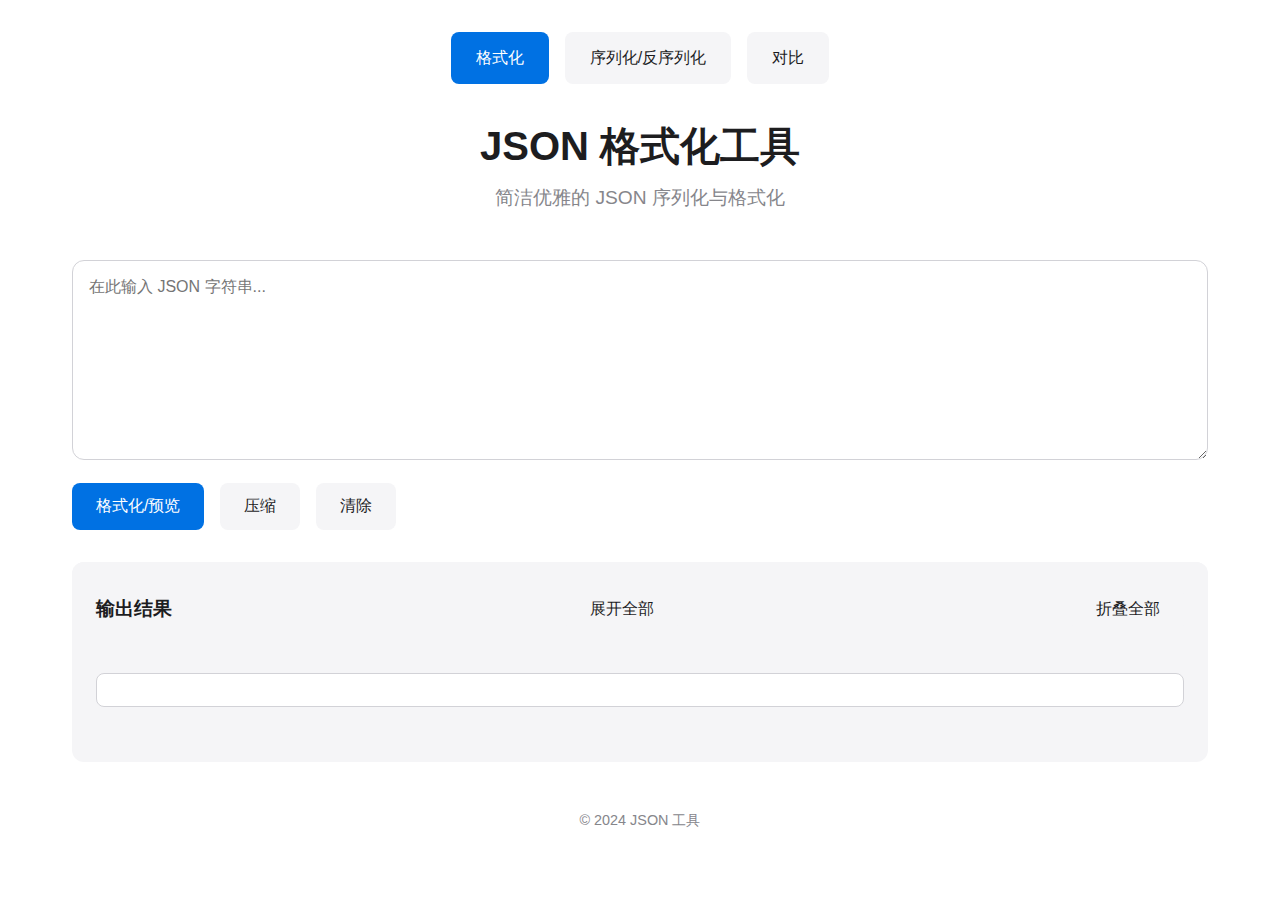
<file: index.html>
<!DOCTYPE html>
<html lang="zh">
<head>
    <meta charset="UTF-8">
    <meta name="viewport" content="width=device-width, initial-scale=1.0">
    <title>JSON 工具</title>
    <link rel="stylesheet" href="styles.css">
</head>
<body>
    <div class="container">
        <header>
            <nav class="top-nav">
                <a href="index.html" class="active">格式化</a>
                <a href="serialize.html">序列化/反序列化</a>
                <a href="diff.html">对比</a>
            </nav>
            <h1>JSON 格式化工具</h1>
            <p class="subtitle">简洁优雅的 JSON 序列化与格式化</p>
        </header>
        
        <main>
            <div class="input-section">
                <textarea id="jsonInput" placeholder="在此输入 JSON 字符串..."></textarea>
                <div class="button-group">
                    <button id="formatBtn" class="primary-button">格式化/预览</button>
                    <button id="minifyBtn" class="secondary-button">压缩</button>
                    <button id="clearBtn" class="secondary-button">清除</button>
                </div>
            </div>
            
            <div class="output-section">
                <div class="output-header">
                    <h3>输出结果</h3>
                    <button id="expandAllBtn" class="secondary-button">展开全部</button>
                    <button id="collapseAllBtn" class="secondary-button">折叠全部</button>
                </div>
                <div id="jsonOutput" class="json-tree"></div>
            </div>
        </main>
        
        <footer>
            <p>© 2024 JSON 工具</p>
        </footer>
    </div>
    <script src="script.js"></script>
</body>
</html>
</file>
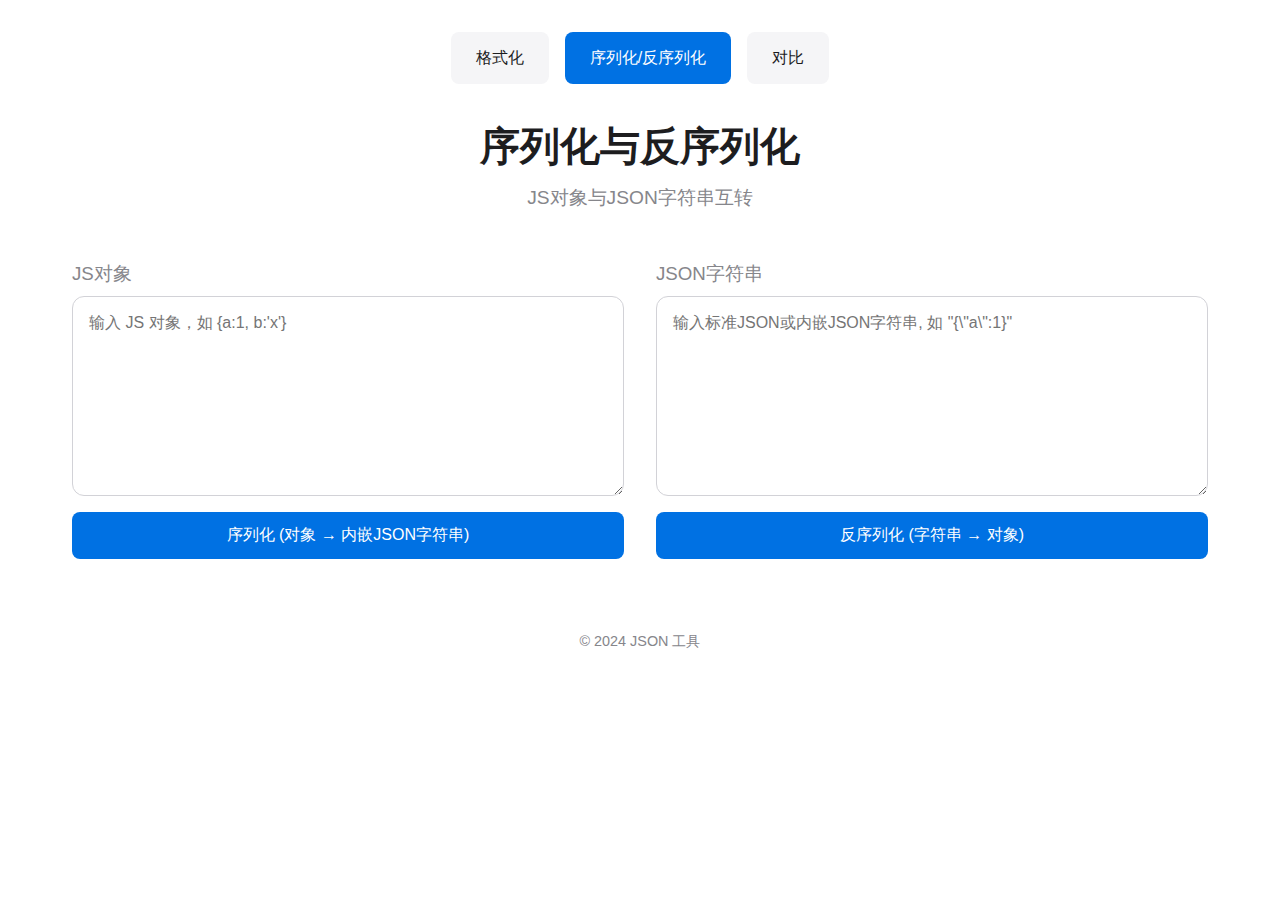
<file: serialize.html>
<!DOCTYPE html>
<html lang="zh">
<head>
    <meta charset="UTF-8">
    <meta name="viewport" content="width=device-width, initial-scale=1.0">
    <title>序列化与反序列化 - JSON 工具</title>
    <link rel="stylesheet" href="styles.css">
</head>
<body>
    <div class="container">
        <header>
            <nav class="top-nav">
                <a href="index.html">格式化</a>
                <a href="serialize.html" class="active">序列化/反序列化</a>
                <a href="diff.html">对比</a>
            </nav>
            <h1>序列化与反序列化</h1>
            <p class="subtitle">JS对象与JSON字符串互转</p>
        </header>
        <main>
            <div class="serialize-section">
                <div class="serialize-block">
                    <h3>JS对象</h3>
                    <textarea id="jsInput" placeholder="输入 JS 对象，如 {a:1, b:'x'}"></textarea>
                    <button id="toJsonBtn" class="primary-button">序列化 (对象 → 内嵌JSON字符串)</button>
                </div>
                <div class="serialize-block">
                    <h3>JSON字符串</h3>
                    <textarea id="jsonInput" placeholder='输入标准JSON或内嵌JSON字符串, 如 "{\"a\":1}"'></textarea>
                    <button id="toJsBtn" class="primary-button">反序列化 (字符串 → 对象)</button>
                </div>
            </div>
            <div id="resultContainer">
                <!-- 结果将动态插入此处 -->
            </div>
        </main>
        <footer>
            <p>© 2024 JSON 工具</p>
        </footer>
    </div>
    <script src="serialize.js"></script>
</body>
</html>
</file>
<file: styles.css>
:root {
    --primary-color: #0071e3;
    --background-color: #ffffff;
    --text-color: #1d1d1f;
    --secondary-text-color: #86868b;
    --border-color: #d2d2d7;
    --hover-color: #0077ed;
    --tree-line-color: #e5e5e7;
    --tree-hover-bg: #f5f5f7;
}

* {
    margin: 0;
    padding: 0;
    box-sizing: border-box;
    font-family: -apple-system, BlinkMacSystemFont, "Segoe UI", Roboto, Helvetica, Arial, sans-serif;
}

body {
    background-color: var(--background-color);
    color: var(--text-color);
    line-height: 1.5;
}

.container {
    max-width: 1200px;
    margin: 0 auto;
    padding: 2rem;
}

header {
    text-align: center;
    margin-bottom: 3rem;
}

h1 {
    font-size: 2.5rem;
    font-weight: 600;
    margin-bottom: 0.5rem;
}

.subtitle {
    color: var(--secondary-text-color);
    font-size: 1.2rem;
}

.input-section {
    margin-bottom: 2rem;
}

.mode-selector {
    display: flex;
    gap: 1rem;
    margin-bottom: 1rem;
}

.mode-btn {
    padding: 0.5rem 1rem;
    border: 1px solid var(--border-color);
    border-radius: 8px;
    background: none;
    cursor: pointer;
    transition: all 0.3s ease;
}

.mode-btn.active {
    background-color: var(--primary-color);
    color: white;
    border-color: var(--primary-color);
}

textarea {
    width: 100%;
    height: 200px;
    padding: 1rem;
    border: 1px solid var(--border-color);
    border-radius: 12px;
    font-size: 1rem;
    resize: vertical;
    margin-bottom: 1rem;
    transition: border-color 0.3s ease;
}

textarea:focus {
    outline: none;
    border-color: var(--primary-color);
}

.button-group {
    display: flex;
    gap: 1rem;
    margin-bottom: 2rem;
}

button {
    padding: 0.8rem 1.5rem;
    border: none;
    border-radius: 8px;
    font-size: 1rem;
    cursor: pointer;
    transition: all 0.3s ease;
}

.primary-button {
    background-color: var(--primary-color);
    color: white;
}

.primary-button:hover {
    background-color: var(--hover-color);
}

.secondary-button {
    background-color: #f5f5f7;
    color: var(--text-color);
}

.secondary-button:hover {
    background-color: #e8e8ed;
}

.output-section {
    background-color: #f5f5f7;
    padding: 1.5rem;
    border-radius: 12px;
    min-height: 200px;
    max-height: 600px;
    overflow-y: auto;
    contain: content;
}

.output-header {
    display: flex;
    justify-content: space-between;
    align-items: center;
    margin-bottom: 1rem;
    position: sticky;
    top: -1.5rem;
    background-color: #f5f5f7;
    z-index: 10;
    padding: 1.5rem 0;
    margin: -1.5rem -1.5rem 1rem -1.5rem;
    padding-left: 1.5rem;
    padding-right: 1.5rem;
}

.output-header h3 {
    margin: 0;
    font-size: 1.2rem;
}

.json-tree {
    font-family: "SF Mono", SFMono-Regular, Consolas, "Liberation Mono", Menlo, monospace;
    font-size: 0.9rem;
    line-height: 1.6;
    background: white;
    border-radius: 8px;
    padding: 1rem;
    border: 1px solid var(--border-color);
}

.tree-node {
    position: relative;
    margin: 0.25rem 0;
}

.tree-line {
    position: absolute;
    left: 1rem;
    top: 0;
    bottom: 0;
    width: 1px;
    background-color: var(--tree-line-color);
}

.tree-content-wrapper {
    display: flex;
    align-items: flex-start;
    padding-left: 2rem;
    position: relative;
}

.tree-toggle {
    position: absolute;
    left: 0.5rem;
    top: 0.2rem;
    width: 1.2rem;
    height: 1.2rem;
    cursor: pointer;
    display: flex;
    align-items: center;
    justify-content: center;
    background: white;
    border-radius: 4px;
    border: 1px solid var(--border-color);
    font-size: 0.7rem;
    user-select: none;
    transition: all 0.2s ease;
    color: var(--secondary-text-color);
}

.tree-toggle:hover {
    background-color: var(--tree-hover-bg);
    border-color: var(--primary-color);
    color: var(--primary-color);
}

.tree-toggle::before {
    content: '▶';
    transition: transform 0.2s ease;
    display: inline-block;
}

.tree-toggle.collapsed::before {
    content: '▶';
    transform: rotate(90deg);
}

.tree-content {
    flex: 1;
    min-width: 0;
}

.tree-content.collapsed {
    display: none;
}

.tree-item {
    display: flex;
    align-items: center;
    padding: 0.25rem 0;
    border-radius: 4px;
    transition: background-color 0.2s ease;
}

.tree-item:hover {
    background-color: var(--tree-hover-bg);
}

.tree-key {
    color: var(--text-color);
    font-weight: 500;
    margin-right: 0.5rem;
    min-width: fit-content;
}

.tree-value {
    flex: 1;
    min-width: 0;
    word-break: break-word;
}

.tree-bracket {
    color: var(--secondary-text-color);
    font-weight: 500;
    margin: 0 0.25rem;
}

.tree-comma {
    color: var(--secondary-text-color);
    margin-right: 0.25rem;
}

.tree-preview {
    color: var(--secondary-text-color);
    font-style: italic;
    margin-left: 0.5rem;
    cursor: pointer;
}

.tree-preview.collapsed {
    display: none;
}

/* JSON 语法高亮样式 */
.string { color: #d73a49; }
.number { color: #005cc5; }
.boolean { color: #e36209; }
.null { color: #b31d28; }
.key { color: #24292e; }

/* 错误信息样式 */
.error {
    color: #b31d28;
    padding: 0.5rem;
    background-color: #ffebee;
    border-radius: 4px;
    margin-top: 0.5rem;
}

/* 性能优化：虚拟滚动支持 */
.virtual-scroll {
    height: 400px;
    overflow-y: auto;
}

.virtual-scroll-item {
    height: 24px;
    display: flex;
    align-items: center;
}

footer {
    text-align: center;
    margin-top: 3rem;
    color: var(--secondary-text-color);
    font-size: 0.9rem;
}

@media (max-width: 768px) {
    .container {
        padding: 1rem;
    }
    
    h1 {
        font-size: 2rem;
    }
    
    .button-group {
        flex-direction: column;
    }
    
    button {
        width: 100%;
    }
    
    .mode-selector {
        flex-direction: column;
    }
    
    .output-section {
        max-height: 400px;
    }
}

.top-nav {
    margin-bottom: 2rem;
    display: flex;
    justify-content: center;
    gap: 1rem;
}

.top-nav a {
    padding: 0.8rem 1.5rem;
    border-radius: 8px;
    font-size: 1rem;
    cursor: pointer;
    transition: all 0.3s ease;
    text-decoration: none;
    color: var(--text-color);
    background-color: #f5f5f7;
    border: 1px solid transparent;
}

.top-nav a:hover {
    background-color: #e8e8ed;
}

.top-nav a.active {
    background-color: var(--primary-color);
    color: white;
    font-weight: 500;
}

/* Page Specific Layouts */
.serialize-section, .diff-section {
    display: flex;
    gap: 2rem;
    margin-bottom: 1.5rem;
}

.serialize-block, .diff-block {
    flex: 1;
    display: flex;
    flex-direction: column;
}

.serialize-block h3, .diff-block h3 {
    margin-bottom: 0.5rem;
    font-weight: 500;
    color: var(--secondary-text-color);
}

.serialize-block textarea, .diff-block textarea {
    flex-grow: 1;
}

.diff-action {
    text-align: center;
}

#resultContainer {
    display: flex;
    flex-direction: column;
    gap: 1.5rem;
    margin-top: 1.5rem;
}

.result-block {
    background-color: #f5f5f7;
    padding: 1.5rem;
    border-radius: 12px;
    position: relative;
}

.result-block h4 {
    margin-top: 0;
    margin-bottom: 1rem;
    font-weight: 500;
    color: var(--text-color);
}

.result-block pre {
    white-space: pre-wrap;
    word-wrap: break-word;
    font-family: "SF Mono", SFMono-Regular, Consolas, "Liberation Mono", Menlo, monospace;
    background-color: #fff;
    padding: 1rem;
    border-radius: 8px;
    border: 1px solid var(--border-color);
}

.copy-btn {
    position: absolute;
    top: 1.5rem;
    right: 1.5rem;
    padding: 0.3rem 0.8rem;
    font-size: 0.8rem;
    background-color: #e8e8ed;
    color: var(--text-color);
    border: none;
    border-radius: 6px;
    cursor: pointer;
    transition: background-color 0.2s ease;
}

.copy-btn:hover {
    background-color: #d2d2d7;
}

.result-block.error {
    color: #b31d28;
    background-color: #ffebee;
}

.diff-result {
    margin-top: 1.5rem;
    background-color: #f5f5f7;
    padding: 1.5rem;
    border-radius: 12px;
    min-height: 100px;
    white-space: pre-wrap;
    word-wrap: break-word;
    font-family: "SF Mono", SFMono-Regular, Consolas, "Liberation Mono", Menlo, monospace;
}

.diff-result-container {
    background-color: #f5f5f7;
    padding: 1.5rem;
    border-radius: 12px;
    min-height: 100px;
}

.diff-result-container .jsondiffpatch-delta {
    font-size: 0.9rem;
    font-family: "SF Mono", SFMono-Regular, Consolas, "Liberation Mono", Menlo, monospace;
}

.diff-result-container ul {
    list-style-type: none;
    padding: 0;
}

/* Override jsondiffpatch styles */
.jsondiffpatch-added .jsondiffpatch-property-name,
.jsondiffpatch-added .jsondiffpatch-value > pre {
    background-color: #e6ffed !important;
}

.jsondiffpatch-deleted .jsondiffpatch-property-name,
.jsondiffpatch-deleted .jsondiffpatch-value > pre {
    background-color: #ffeef0 !important;
    text-decoration: line-through;
}

.jsondiffpatch-modified .jsondiffpatch-property-name {
    background-color: #fff9c4 !important;
}

.jsondiffpatch-modified .jsondiffpatch-value pre:first-child {
    background-color: #ffeef0 !important;
    text-decoration: line-through;
}

.jsondiffpatch-modified .jsondiffpatch-value pre:last-child {
    background-color: #e6ffed !important;
    text-decoration: none;
}

.no-diff-message {
    padding: 1rem;
    background-color: #e8f5e9;
    color: #2e7d32;
    border-radius: 8px;
    text-align: center;
}

.serialize-result.error {
    color: #b31d28;
    background-color: #ffebee;
}
</file>
